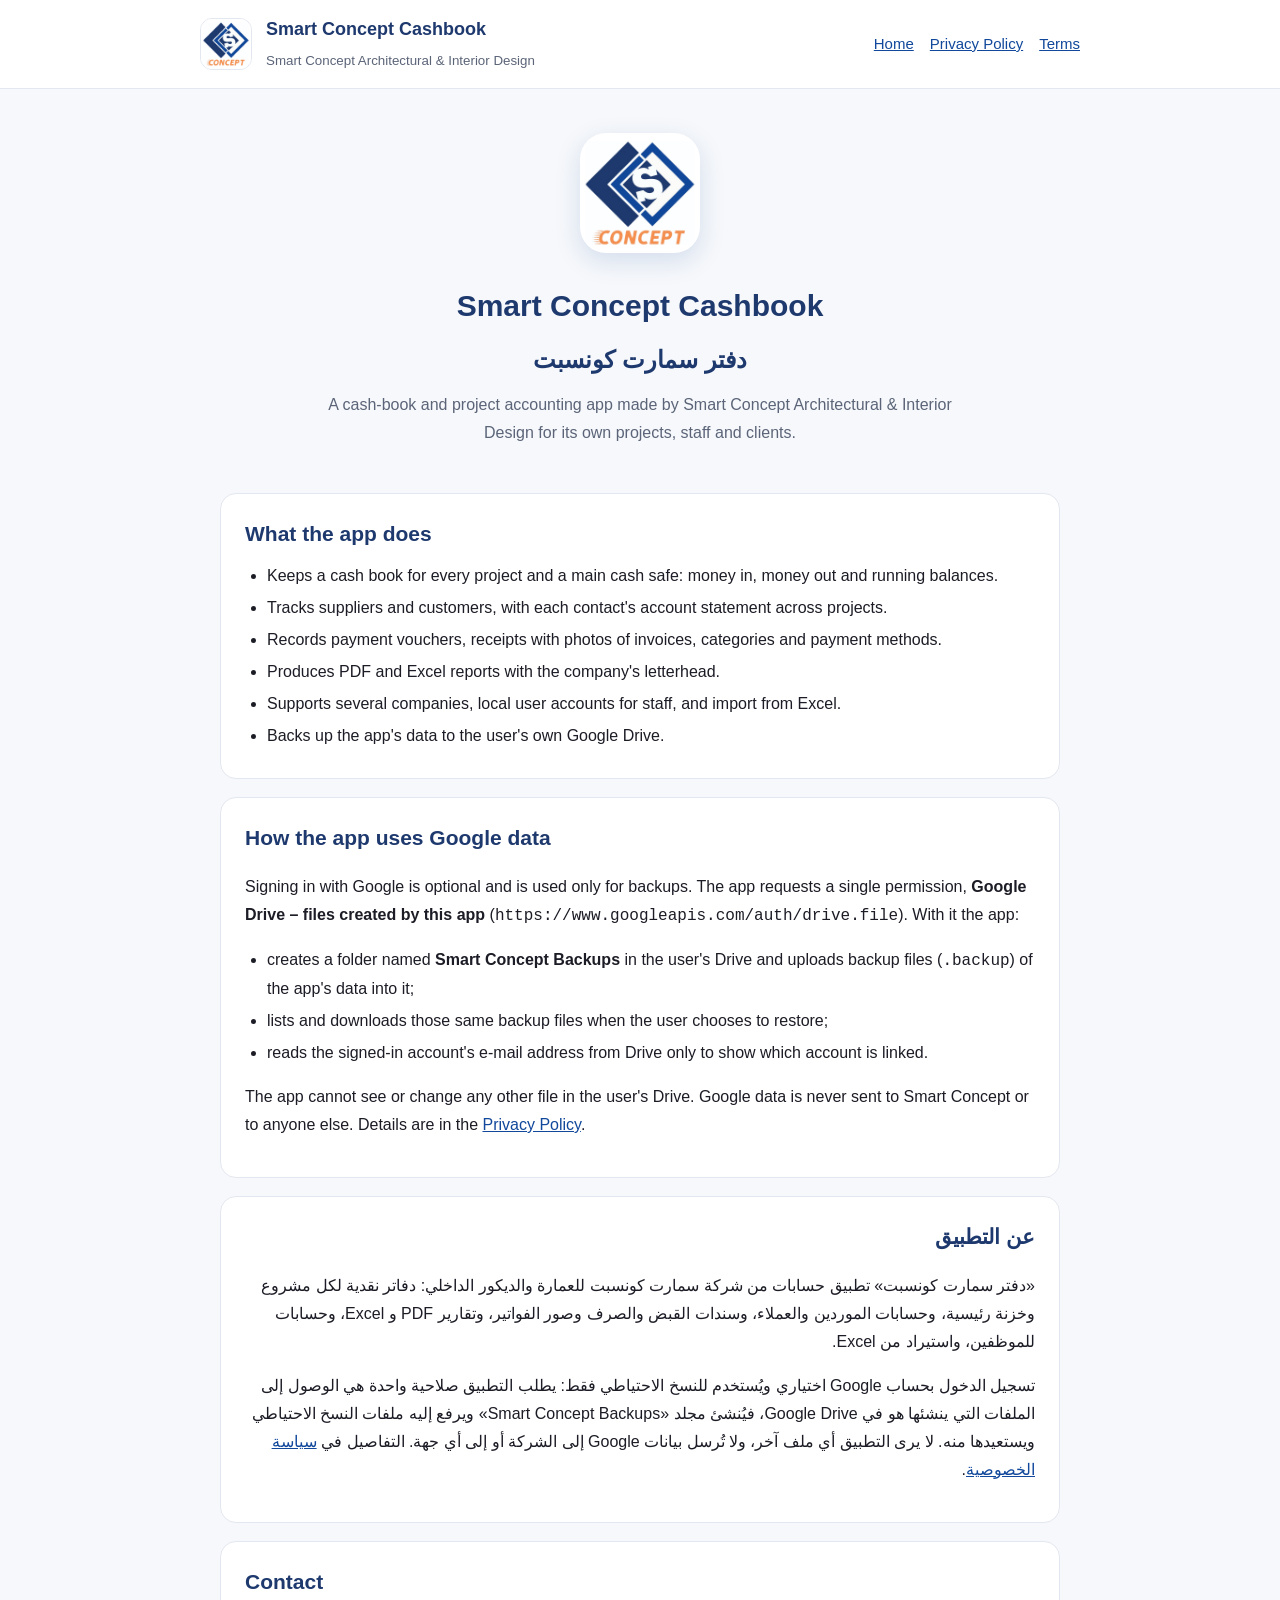
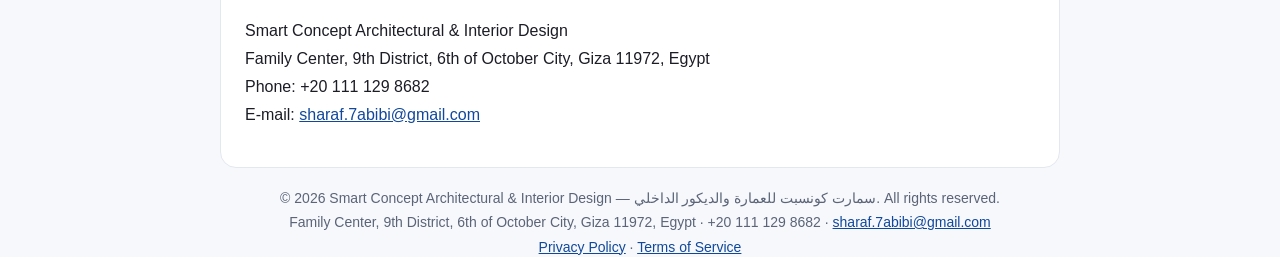
<file: index.html>
<!doctype html><html lang="en"><head><meta charset="utf-8"><meta name="viewport" content="width=device-width,initial-scale=1"><link rel="icon" href="favicon.png"><link rel="stylesheet" href="style.css"><title>Smart Concept Cashbook</title><meta name="description" content="Smart Concept Cashbook: project cash books, custody, contacts and reports for Smart Concept Architectural & Interior Design."></head><body>
<header><div class="wrap top"><img src="logo-120.png" alt="Smart Concept logo"><div><b>Smart Concept Cashbook</b><small>Smart Concept Architectural &amp; Interior Design</small></div><nav><a href="index.html">Home</a><a href="privacy.html">Privacy Policy</a><a href="terms.html">Terms</a></nav></div></header>
<main class="wrap">
<div class="hero"><img src="logo-512.png" alt="Smart Concept Cashbook app icon"><h1>Smart Concept Cashbook<br><span class="ar" style="font-size:24px">دفتر سمارت كونسبت</span></h1>
<p>A cash-book and project accounting app made by Smart Concept Architectural &amp; Interior Design for its own projects, staff and clients.</p></div>
<section class="en"><h2>What the app does</h2><ul>
<li>Keeps a cash book for every project and a main cash safe: money in, money out and running balances.</li>
<li>Tracks suppliers and customers, with each contact's account statement across projects.</li>
<li>Records payment vouchers, receipts with photos of invoices, categories and payment methods.</li>
<li>Produces PDF and Excel reports with the company's letterhead.</li>
<li>Supports several companies, local user accounts for staff, and import from Excel.</li>
<li>Backs up the app's data to the user's own Google Drive.</li></ul></section>
<section class="en"><h2>How the app uses Google data</h2>
<p>Signing in with Google is optional and is used only for backups. The app requests a single permission, <b>Google Drive – files created by this app</b> (<code>https://www.googleapis.com/auth/drive.file</code>). With it the app:</p><ul>
<li>creates a folder named <b>Smart Concept Backups</b> in the user's Drive and uploads backup files (<code>.backup</code>) of the app's data into it;</li>
<li>lists and downloads those same backup files when the user chooses to restore;</li>
<li>reads the signed-in account's e-mail address from Drive only to show which account is linked.</li></ul>
<p>The app cannot see or change any other file in the user's Drive. Google data is never sent to Smart Concept or to anyone else. Details are in the <a href="privacy.html">Privacy Policy</a>.</p></section>
<section class="ar"><h2>عن التطبيق</h2><p>«دفتر سمارت كونسبت» تطبيق حسابات من شركة سمارت كونسبت للعمارة والديكور الداخلي: دفاتر نقدية لكل مشروع وخزنة رئيسية، وحسابات الموردين والعملاء، وسندات القبض والصرف وصور الفواتير، وتقارير PDF و Excel، وحسابات للموظفين، واستيراد من Excel.</p>
<p>تسجيل الدخول بحساب Google اختياري ويُستخدم للنسخ الاحتياطي فقط: يطلب التطبيق صلاحية واحدة هي الوصول إلى الملفات التي ينشئها هو في Google Drive، فيُنشئ مجلد «Smart Concept Backups» ويرفع إليه ملفات النسخ الاحتياطي ويستعيدها منه. لا يرى التطبيق أي ملف آخر، ولا تُرسل بيانات Google إلى الشركة أو إلى أي جهة. التفاصيل في <a href="privacy.html#ar">سياسة الخصوصية</a>.</p></section>
<section class="en"><h2>Contact</h2><p>Smart Concept Architectural &amp; Interior Design<br>Family Center, 9th District, 6th of October City, Giza 11972, Egypt<br>Phone: +20 111 129 8682<br>E-mail: <a href="mailto:sharaf.7abibi@gmail.com">sharaf.7abibi@gmail.com</a></p></section>
</main><footer class="wrap">© 2026 Smart Concept Architectural &amp; Interior Design — سمارت كونسبت للعمارة والديكور الداخلي. All rights reserved.<br>Family Center, 9th District, 6th of October City, Giza 11972, Egypt · +20 111 129 8682 · <a href="mailto:sharaf.7abibi@gmail.com">sharaf.7abibi@gmail.com</a><br><a href="privacy.html">Privacy Policy</a> · <a href="terms.html">Terms of Service</a></footer></body></html>
</file>
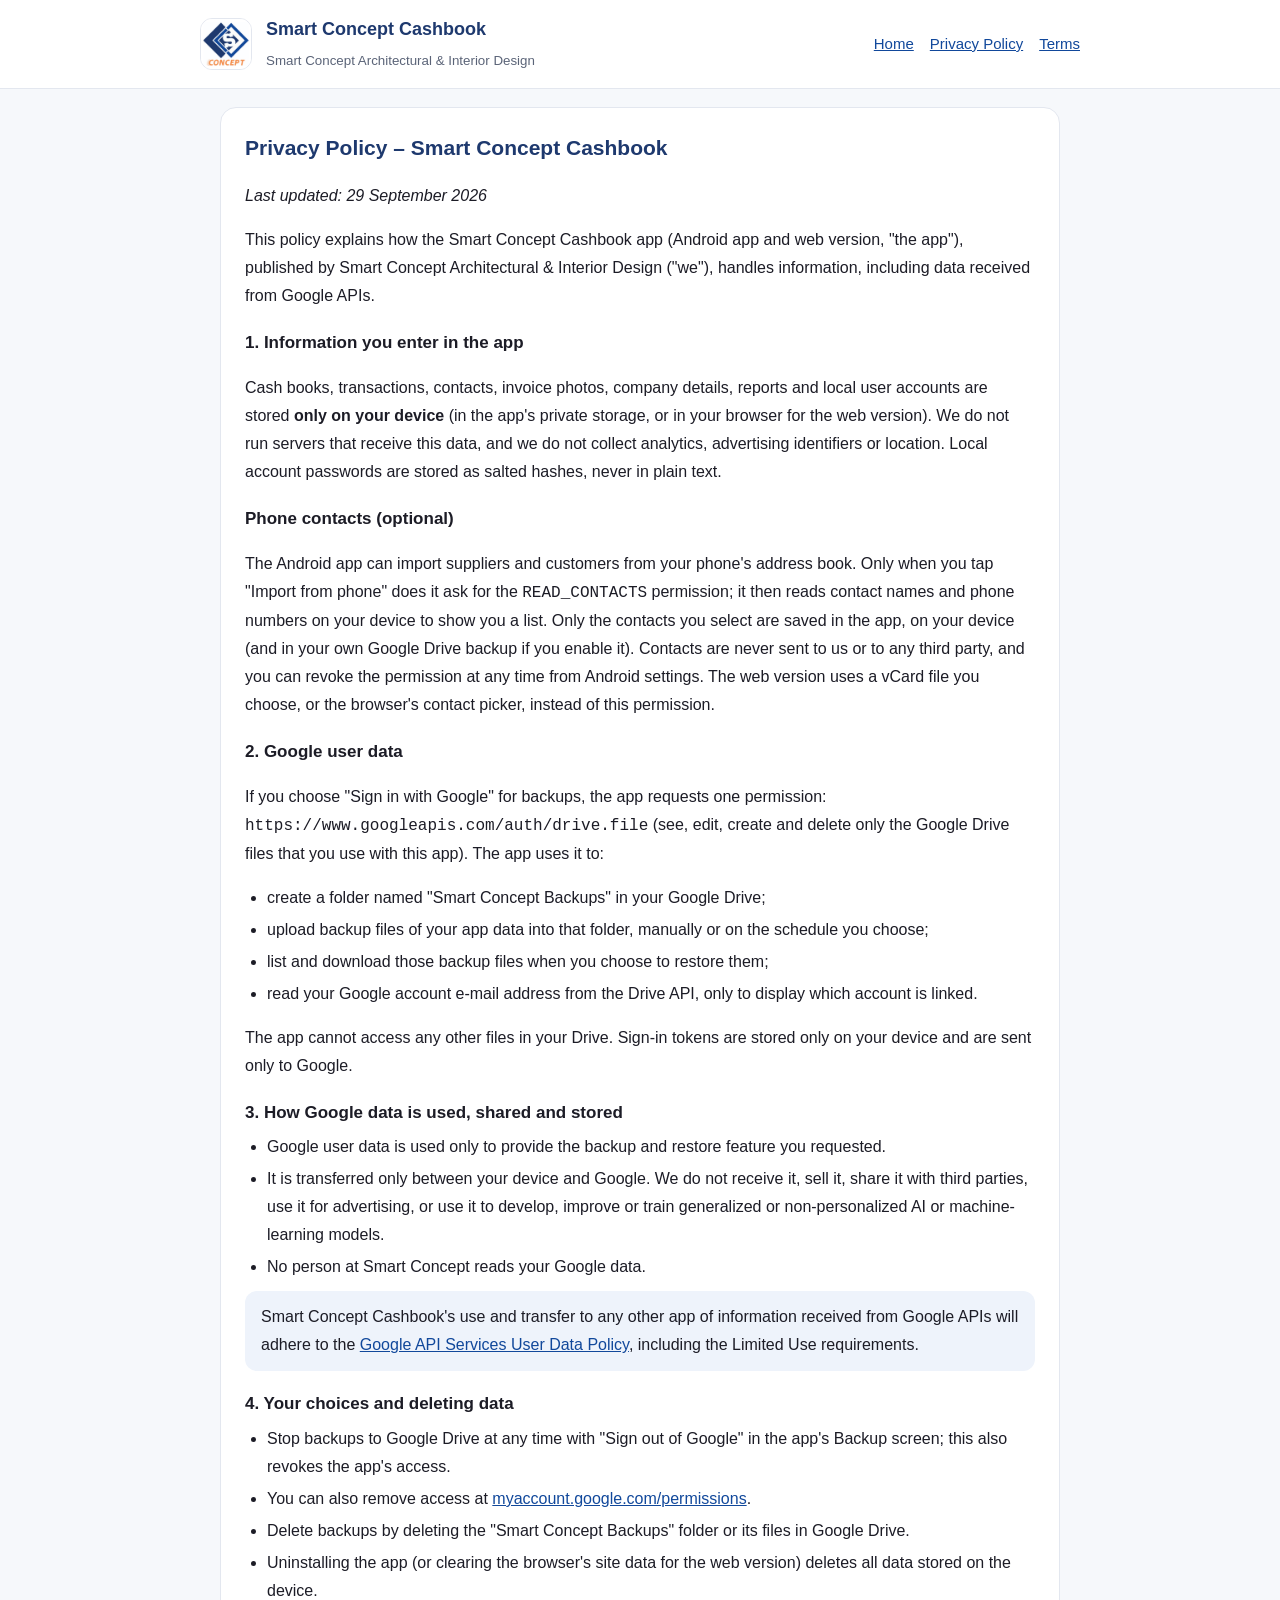
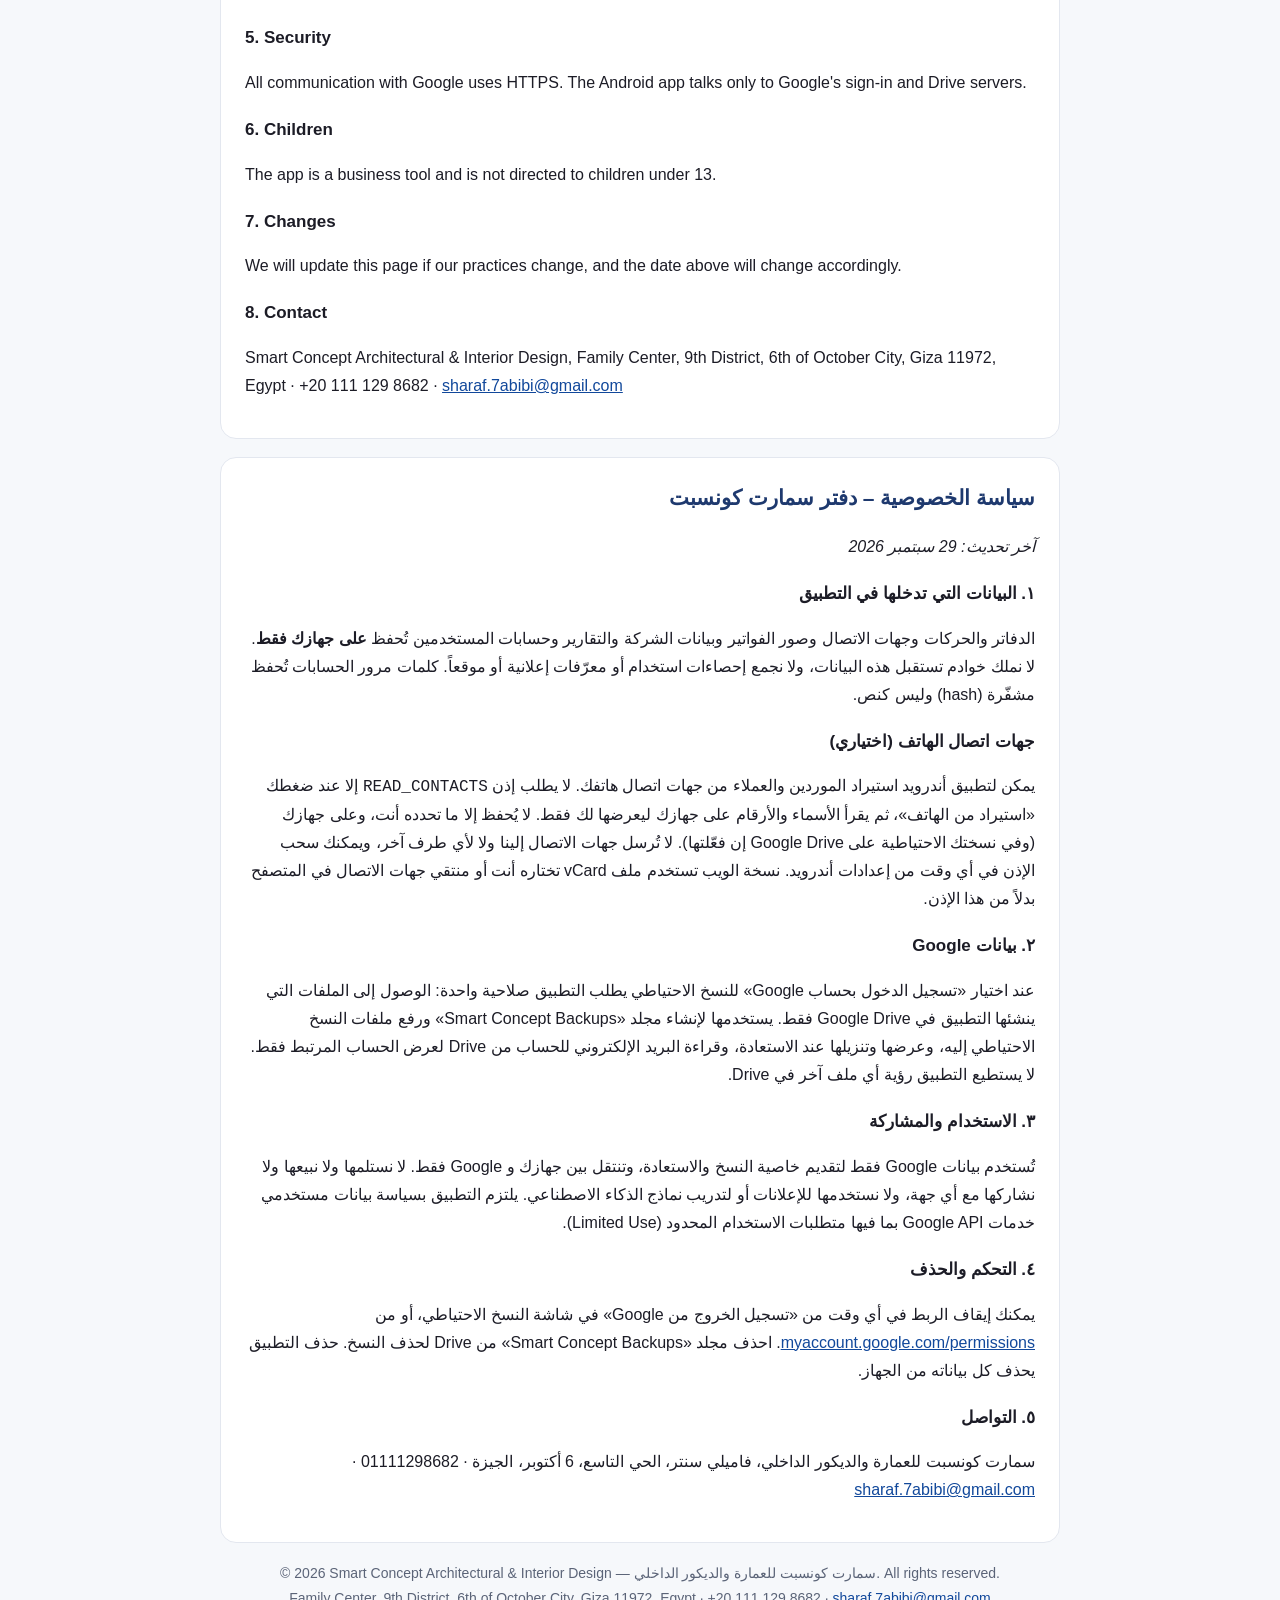
<file: privacy.html>
<!doctype html><html lang="en"><head><meta charset="utf-8"><meta name="viewport" content="width=device-width,initial-scale=1"><link rel="icon" href="favicon.png"><link rel="stylesheet" href="style.css"><title>Privacy Policy – Smart Concept Cashbook</title></head><body>
<header><div class="wrap top"><img src="logo-120.png" alt="Smart Concept logo"><div><b>Smart Concept Cashbook</b><small>Smart Concept Architectural &amp; Interior Design</small></div><nav><a href="index.html">Home</a><a href="privacy.html">Privacy Policy</a><a href="terms.html">Terms</a></nav></div></header>
<main class="wrap">
<section class="en"><h2>Privacy Policy – Smart Concept Cashbook</h2><p><i>Last updated: 29 September 2026</i></p>
<p>This policy explains how the Smart Concept Cashbook app (Android app and web version, "the app"), published by Smart Concept Architectural &amp; Interior Design ("we"), handles information, including data received from Google APIs.</p>
<h3>1. Information you enter in the app</h3>
<p>Cash books, transactions, contacts, invoice photos, company details, reports and local user accounts are stored <b>only on your device</b> (in the app's private storage, or in your browser for the web version). We do not run servers that receive this data, and we do not collect analytics, advertising identifiers or location. Local account passwords are stored as salted hashes, never in plain text.</p>
<h3>Phone contacts (optional)</h3>
<p>The Android app can import suppliers and customers from your phone's address book. Only when you tap "Import from phone" does it ask for the <code>READ_CONTACTS</code> permission; it then reads contact names and phone numbers on your device to show you a list. Only the contacts you select are saved in the app, on your device (and in your own Google Drive backup if you enable it). Contacts are never sent to us or to any third party, and you can revoke the permission at any time from Android settings. The web version uses a vCard file you choose, or the browser's contact picker, instead of this permission.</p>
<h3>2. Google user data</h3>
<p>If you choose "Sign in with Google" for backups, the app requests one permission: <code>https://www.googleapis.com/auth/drive.file</code> (see, edit, create and delete only the Google Drive files that you use with this app). The app uses it to:</p><ul>
<li>create a folder named "Smart Concept Backups" in your Google Drive;</li>
<li>upload backup files of your app data into that folder, manually or on the schedule you choose;</li>
<li>list and download those backup files when you choose to restore them;</li>
<li>read your Google account e-mail address from the Drive API, only to display which account is linked.</li></ul>
<p>The app cannot access any other files in your Drive. Sign-in tokens are stored only on your device and are sent only to Google.</p>
<h3>3. How Google data is used, shared and stored</h3><ul>
<li>Google user data is used only to provide the backup and restore feature you requested.</li>
<li>It is transferred only between your device and Google. We do not receive it, sell it, share it with third parties, use it for advertising, or use it to develop, improve or train generalized or non-personalized AI or machine-learning models.</li>
<li>No person at Smart Concept reads your Google data.</li></ul>
<p class="note">Smart Concept Cashbook's use and transfer to any other app of information received from Google APIs will adhere to the <a href="https://developers.google.com/terms/api-services-user-data-policy">Google API Services User Data Policy</a>, including the Limited Use requirements.</p>
<h3>4. Your choices and deleting data</h3><ul>
<li>Stop backups to Google Drive at any time with "Sign out of Google" in the app's Backup screen; this also revokes the app's access.</li>
<li>You can also remove access at <a href="https://myaccount.google.com/permissions">myaccount.google.com/permissions</a>.</li>
<li>Delete backups by deleting the "Smart Concept Backups" folder or its files in Google Drive.</li>
<li>Uninstalling the app (or clearing the browser's site data for the web version) deletes all data stored on the device.</li></ul>
<h3>5. Security</h3><p>All communication with Google uses HTTPS. The Android app talks only to Google's sign-in and Drive servers.</p>
<h3>6. Children</h3><p>The app is a business tool and is not directed to children under 13.</p>
<h3>7. Changes</h3><p>We will update this page if our practices change, and the date above will change accordingly.</p>
<h3>8. Contact</h3><p>Smart Concept Architectural &amp; Interior Design, Family Center, 9th District, 6th of October City, Giza 11972, Egypt · +20 111 129 8682 · <a href="mailto:sharaf.7abibi@gmail.com">sharaf.7abibi@gmail.com</a></p></section>
<section class="ar" id="ar"><h2>سياسة الخصوصية – دفتر سمارت كونسبت</h2><p><i>آخر تحديث: 29 سبتمبر 2026</i></p>
<h3>١. البيانات التي تدخلها في التطبيق</h3><p>الدفاتر والحركات وجهات الاتصال وصور الفواتير وبيانات الشركة والتقارير وحسابات المستخدمين تُحفظ <b>على جهازك فقط</b>. لا نملك خوادم تستقبل هذه البيانات، ولا نجمع إحصاءات استخدام أو معرّفات إعلانية أو موقعاً. كلمات مرور الحسابات تُحفظ مشفّرة (hash) وليس كنص.</p>
<h3>جهات اتصال الهاتف (اختياري)</h3><p>يمكن لتطبيق أندرويد استيراد الموردين والعملاء من جهات اتصال هاتفك. لا يطلب إذن <code>READ_CONTACTS</code> إلا عند ضغطك «استيراد من الهاتف»، ثم يقرأ الأسماء والأرقام على جهازك ليعرضها لك فقط. لا يُحفظ إلا ما تحدده أنت، وعلى جهازك (وفي نسختك الاحتياطية على Google Drive إن فعّلتها). لا تُرسل جهات الاتصال إلينا ولا لأي طرف آخر، ويمكنك سحب الإذن في أي وقت من إعدادات أندرويد. نسخة الويب تستخدم ملف vCard تختاره أنت أو منتقي جهات الاتصال في المتصفح بدلاً من هذا الإذن.</p>
<h3>٢. بيانات Google</h3><p>عند اختيار «تسجيل الدخول بحساب Google» للنسخ الاحتياطي يطلب التطبيق صلاحية واحدة: الوصول إلى الملفات التي ينشئها التطبيق في Google Drive فقط. يستخدمها لإنشاء مجلد «Smart Concept Backups» ورفع ملفات النسخ الاحتياطي إليه، وعرضها وتنزيلها عند الاستعادة، وقراءة البريد الإلكتروني للحساب من Drive لعرض الحساب المرتبط فقط. لا يستطيع التطبيق رؤية أي ملف آخر في Drive.</p>
<h3>٣. الاستخدام والمشاركة</h3><p>تُستخدم بيانات Google فقط لتقديم خاصية النسخ والاستعادة، وتنتقل بين جهازك و Google فقط. لا نستلمها ولا نبيعها ولا نشاركها مع أي جهة، ولا نستخدمها للإعلانات أو لتدريب نماذج الذكاء الاصطناعي. يلتزم التطبيق بسياسة بيانات مستخدمي خدمات Google API بما فيها متطلبات الاستخدام المحدود (Limited Use).</p>
<h3>٤. التحكم والحذف</h3><p>يمكنك إيقاف الربط في أي وقت من «تسجيل الخروج من Google» في شاشة النسخ الاحتياطي، أو من <a href="https://myaccount.google.com/permissions">myaccount.google.com/permissions</a>. احذف مجلد «Smart Concept Backups» من Drive لحذف النسخ. حذف التطبيق يحذف كل بياناته من الجهاز.</p>
<h3>٥. التواصل</h3><p>سمارت كونسبت للعمارة والديكور الداخلي، فاميلي سنتر، الحي التاسع، 6 أكتوبر، الجيزة · 01111298682 · <a href="mailto:sharaf.7abibi@gmail.com">sharaf.7abibi@gmail.com</a></p></section>
</main><footer class="wrap">© 2026 Smart Concept Architectural &amp; Interior Design — سمارت كونسبت للعمارة والديكور الداخلي. All rights reserved.<br>Family Center, 9th District, 6th of October City, Giza 11972, Egypt · +20 111 129 8682 · <a href="mailto:sharaf.7abibi@gmail.com">sharaf.7abibi@gmail.com</a><br><a href="privacy.html">Privacy Policy</a> · <a href="terms.html">Terms of Service</a></footer></body></html>
</file>
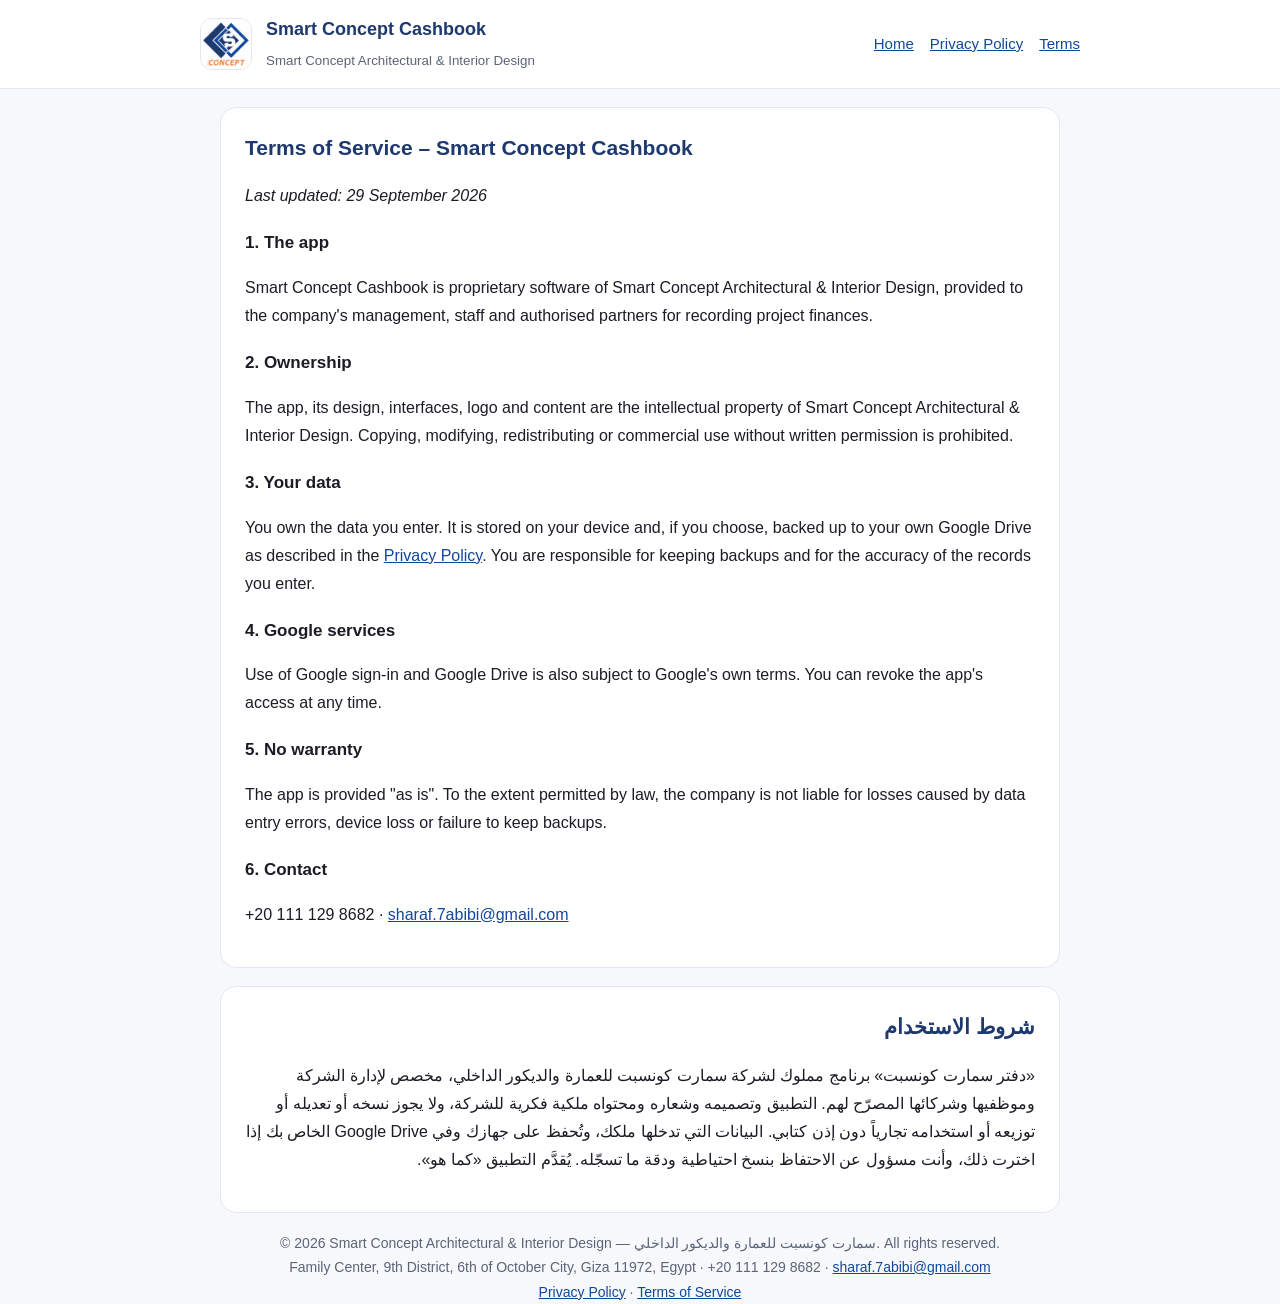
<file: terms.html>
<!doctype html><html lang="en"><head><meta charset="utf-8"><meta name="viewport" content="width=device-width,initial-scale=1"><link rel="icon" href="favicon.png"><link rel="stylesheet" href="style.css"><title>Terms of Service – Smart Concept Cashbook</title></head><body>
<header><div class="wrap top"><img src="logo-120.png" alt="Smart Concept logo"><div><b>Smart Concept Cashbook</b><small>Smart Concept Architectural &amp; Interior Design</small></div><nav><a href="index.html">Home</a><a href="privacy.html">Privacy Policy</a><a href="terms.html">Terms</a></nav></div></header>
<main class="wrap">
<section class="en"><h2>Terms of Service – Smart Concept Cashbook</h2><p><i>Last updated: 29 September 2026</i></p>
<h3>1. The app</h3><p>Smart Concept Cashbook is proprietary software of Smart Concept Architectural &amp; Interior Design, provided to the company's management, staff and authorised partners for recording project finances.</p>
<h3>2. Ownership</h3><p>The app, its design, interfaces, logo and content are the intellectual property of Smart Concept Architectural &amp; Interior Design. Copying, modifying, redistributing or commercial use without written permission is prohibited.</p>
<h3>3. Your data</h3><p>You own the data you enter. It is stored on your device and, if you choose, backed up to your own Google Drive as described in the <a href="privacy.html">Privacy Policy</a>. You are responsible for keeping backups and for the accuracy of the records you enter.</p>
<h3>4. Google services</h3><p>Use of Google sign-in and Google Drive is also subject to Google's own terms. You can revoke the app's access at any time.</p>
<h3>5. No warranty</h3><p>The app is provided "as is". To the extent permitted by law, the company is not liable for losses caused by data entry errors, device loss or failure to keep backups.</p>
<h3>6. Contact</h3><p>+20 111 129 8682 · <a href="mailto:sharaf.7abibi@gmail.com">sharaf.7abibi@gmail.com</a></p></section>
<section class="ar"><h2>شروط الاستخدام</h2><p>«دفتر سمارت كونسبت» برنامج مملوك لشركة سمارت كونسبت للعمارة والديكور الداخلي، مخصص لإدارة الشركة وموظفيها وشركائها المصرّح لهم. التطبيق وتصميمه وشعاره ومحتواه ملكية فكرية للشركة، ولا يجوز نسخه أو تعديله أو توزيعه أو استخدامه تجارياً دون إذن كتابي. البيانات التي تدخلها ملكك، وتُحفظ على جهازك وفي Google Drive الخاص بك إذا اخترت ذلك، وأنت مسؤول عن الاحتفاظ بنسخ احتياطية ودقة ما تسجّله. يُقدَّم التطبيق «كما هو».</p></section>
</main><footer class="wrap">© 2026 Smart Concept Architectural &amp; Interior Design — سمارت كونسبت للعمارة والديكور الداخلي. All rights reserved.<br>Family Center, 9th District, 6th of October City, Giza 11972, Egypt · +20 111 129 8682 · <a href="mailto:sharaf.7abibi@gmail.com">sharaf.7abibi@gmail.com</a><br><a href="privacy.html">Privacy Policy</a> · <a href="terms.html">Terms of Service</a></footer></body></html>
</file>
<file: style.css>
:root{--ink:#1C1C26;--muted:#5B6478;--line:#E3E7EF;--blue:#11489B;--navy:#1E396E;--orange:#E07B39;--bg:#F6F8FB}
*{box-sizing:border-box}html{-webkit-text-size-adjust:100%}
body{margin:0;background:var(--bg);color:var(--ink);font:16px/1.75 "Segoe UI",Tahoma,Arial,sans-serif}
a{color:var(--blue)}
header{background:#fff;border-bottom:1px solid var(--line)}
.wrap{max-width:880px;margin:0 auto;padding:0 20px}
.top{display:flex;align-items:center;gap:14px;padding:14px 0}
.top img{width:52px;height:52px;border-radius:12px;border:1px solid var(--line);background:#fff}
.top b{display:block;font-size:18px;color:var(--navy)}.top small{color:var(--muted)}
nav{margin-inline-start:auto;display:flex;gap:16px;font-size:15px}
.hero{text-align:center;padding:44px 0 28px}
.hero img{width:120px;height:120px;border-radius:26px;background:#fff;box-shadow:0 8px 26px rgba(17,72,155,.15)}
.hero h1{font-size:30px;margin:18px 0 6px;color:var(--navy)}
.hero p{max-width:640px;margin:0 auto;color:var(--muted)}
section{background:#fff;border:1px solid var(--line);border-radius:16px;padding:22px 24px;margin:18px 0}
section h2{margin:0 0 10px;font-size:21px;color:var(--navy)}
section h3{font-size:17px;margin:18px 0 6px}
ul{padding-inline-start:22px;margin:6px 0}li{margin:4px 0}
.ar{direction:rtl;text-align:right;font-family:Tahoma,"Segoe UI",Arial,sans-serif}
.en{direction:ltr;text-align:left}
.note{background:#EEF3FB;border-radius:12px;padding:12px 16px;margin:10px 0}
footer{color:var(--muted);font-size:14px;text-align:center;padding:26px 0 40px}
@media (max-width:600px){nav{display:none}.hero h1{font-size:25px}section{padding:18px}}
</file>
